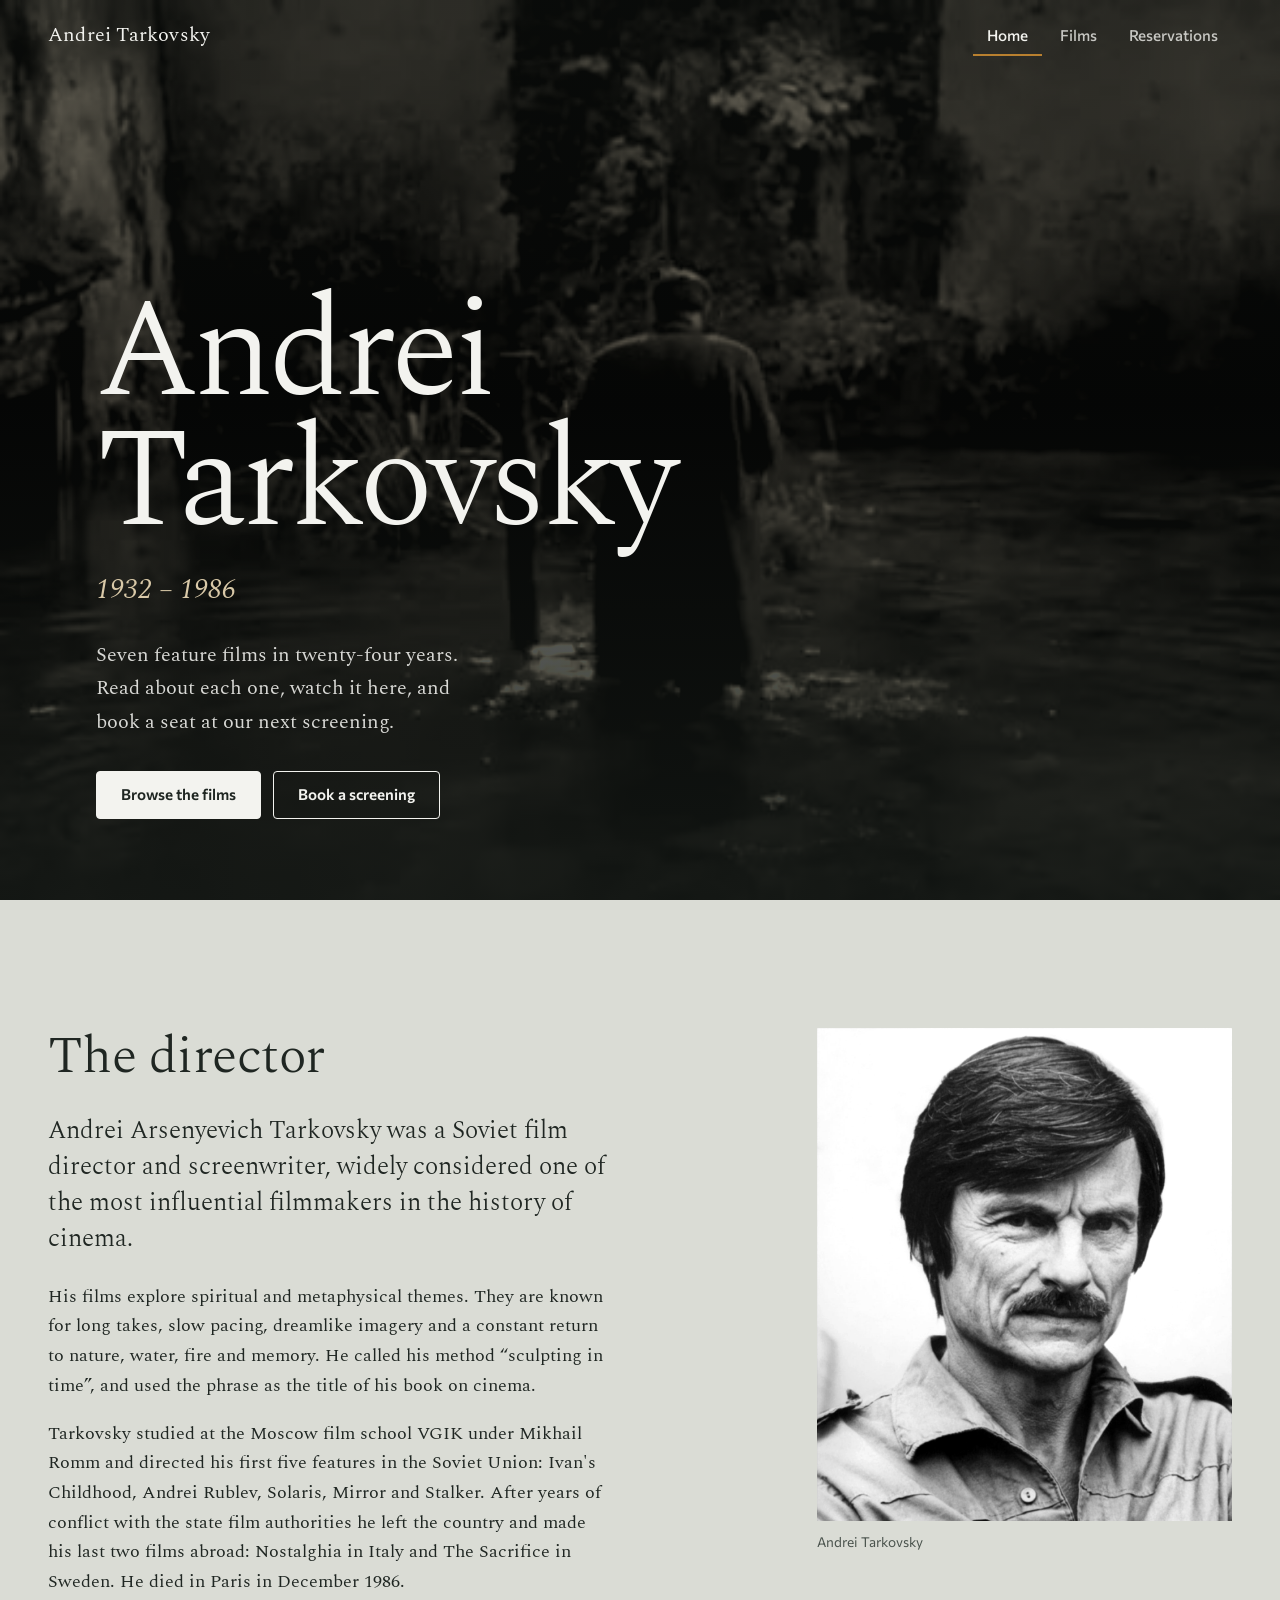
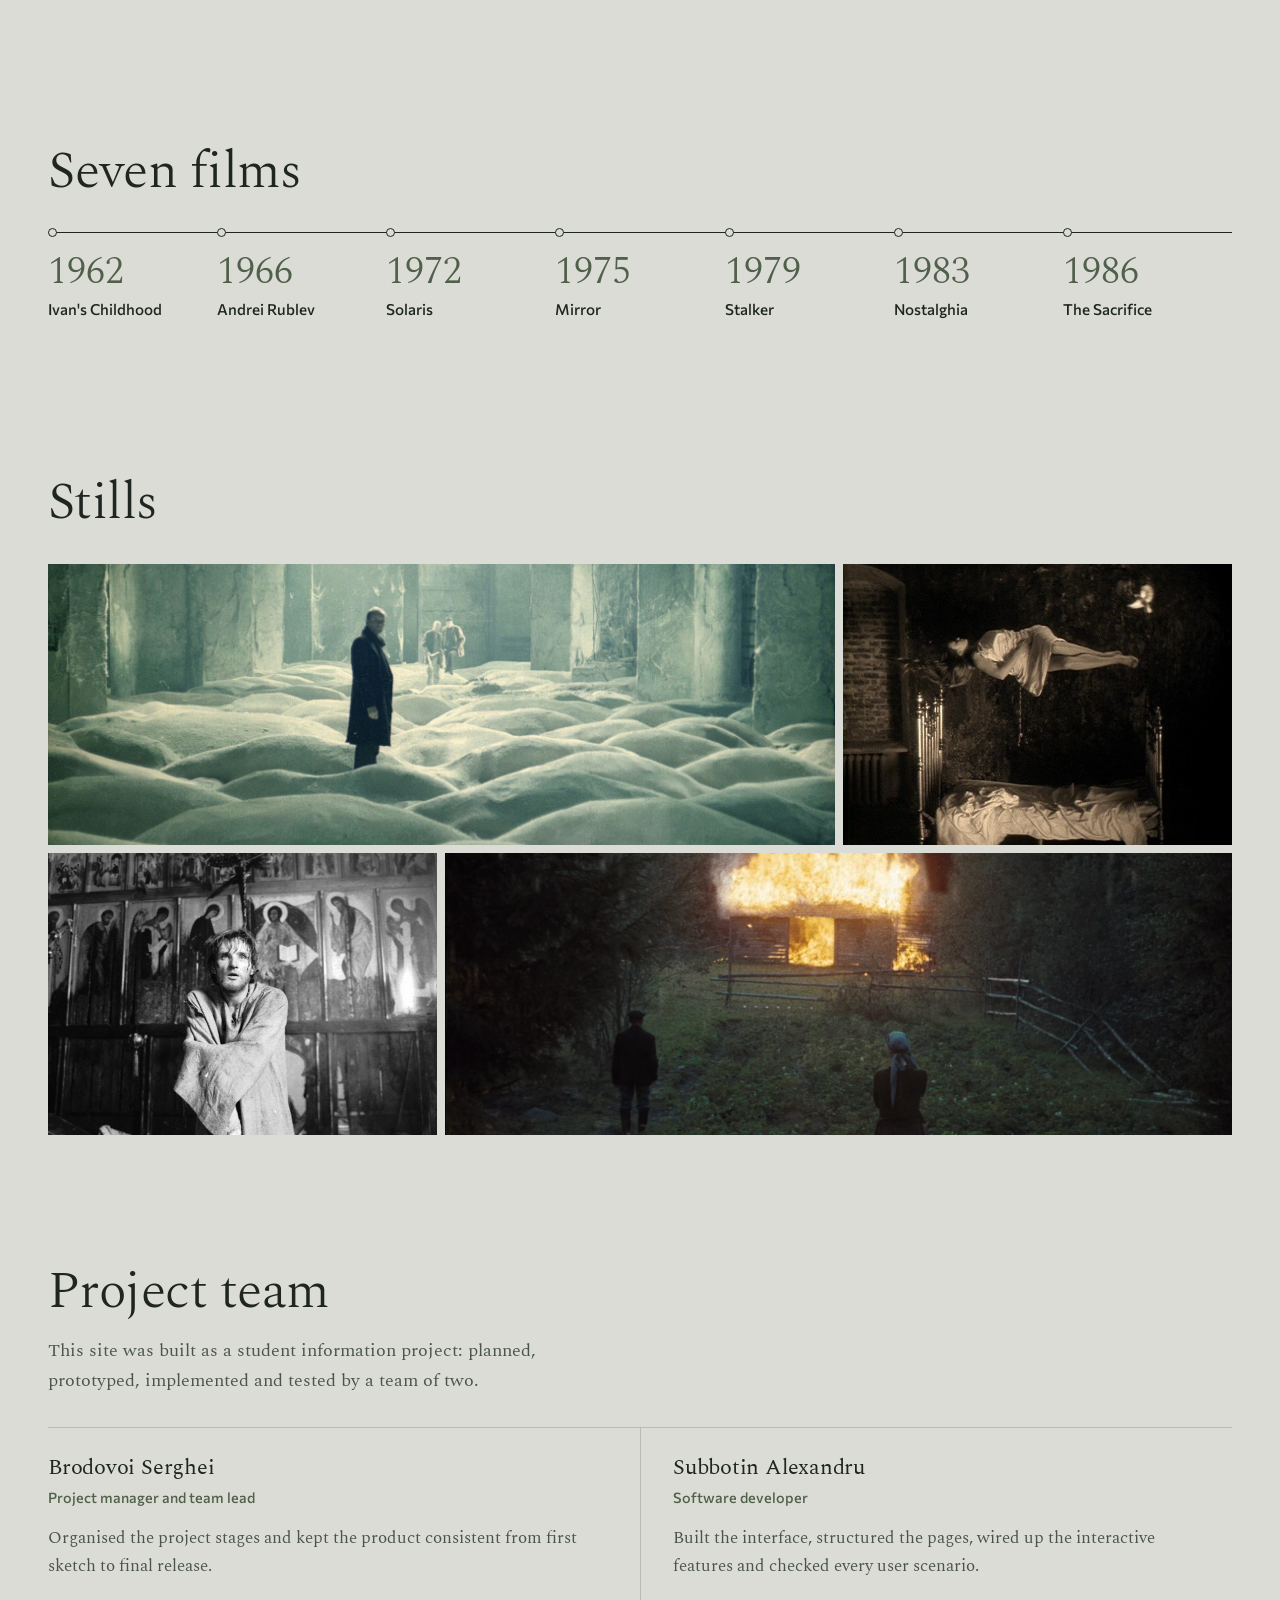
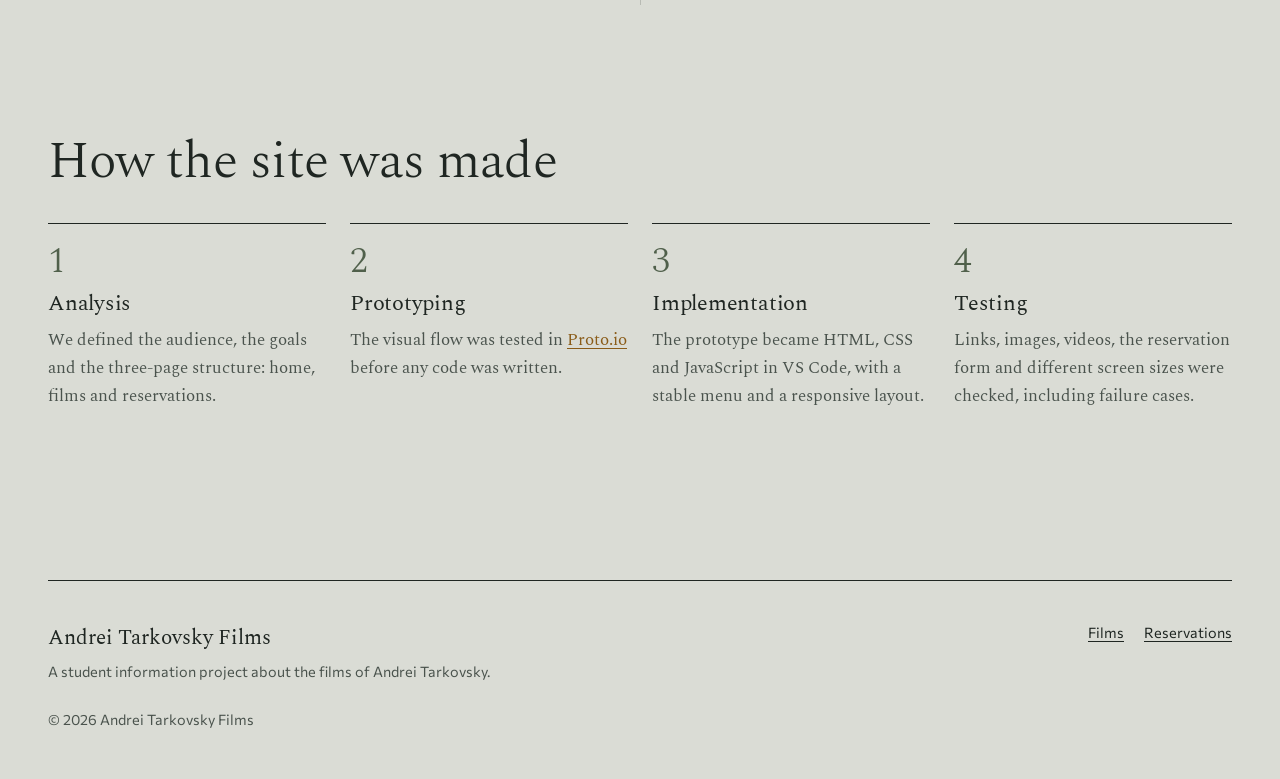
<file: index.html>
<!DOCTYPE html>
<html lang="en">
<head>
  <meta charset="UTF-8">
  <meta name="viewport" content="width=device-width, initial-scale=1.0">
  <meta name="description" content="Andrei Tarkovsky's seven feature films: biography, filmography with full films and trailers, and screening reservations.">
  <meta name="theme-color" content="#dadcd5">
  <link rel="preconnect" href="https://fonts.googleapis.com">
  <link rel="preconnect" href="https://fonts.gstatic.com" crossorigin>
  <link rel="stylesheet" href="https://fonts.googleapis.com/css2?family=Commissioner:wght@400;500;600&family=Spectral:ital,wght@0,300;0,400;0,600;1,300;1,400&display=swap">
  <link rel="stylesheet" href="css/style.css">
  <title>Andrei Tarkovsky Films</title>
</head>
<body class="pagina-acasa">
  <a class="sari-la-continut" href="#continut">Skip to content</a>
  <header class="antet" id="antet">
    <a class="sigla" href="index.html">Andrei Tarkovsky</a>
    <nav class="navigare" id="navigare" aria-label="Main">
      <a href="index.html" aria-current="page">Home</a>
      <a href="pages/films.html">Films</a>
      <a href="pages/reservations.html">Reservations</a>
    </nav>
    <button class="comutator-meniu" id="comutator-meniu" type="button" aria-label="Open menu" aria-controls="navigare" aria-expanded="false"><span></span><span></span></button>
  </header>
  <main id="continut">
    <section class="erou" aria-labelledby="titlu-erou">
      <video class="erou-video" id="erou-video" autoplay muted loop playsinline preload="auto" poster="images/montage-poster.jpg" aria-hidden="true">
        <source src="video/tarkovsky-montage.mp4" type="video/mp4">
      </video>
      <div class="erou-umbra"></div>
      <div class="erou-text">
        <h1 id="titlu-erou">Andrei Tarkovsky</h1>
        <p class="erou-ani">1932 – 1986</p>
        <p class="erou-descriere">Seven feature films in twenty-four years. Read about each one, watch it here, and book a seat at our next screening.</p>
        <div class="erou-actiuni">
          <a class="buton buton-plin" href="pages/films.html">Browse the films</a>
          <a class="buton buton-contur" href="pages/reservations.html">Book a screening</a>
        </div>
      </div>
    </section>
    <section class="sectiune biografie" aria-labelledby="titlu-biografie">
      <div class="biografie-text">
        <h2 id="titlu-biografie">The director</h2>
        <p class="introducere">Andrei Arsenyevich Tarkovsky was a Soviet film director and screenwriter, widely considered one of the most influential filmmakers in the history of cinema.</p>
        <p>His films explore spiritual and metaphysical themes. They are known for long takes, slow pacing, dreamlike imagery and a constant return to nature, water, fire and memory. He called his method “sculpting in time”, and used the phrase as the title of his book on cinema.</p>
        <p>Tarkovsky studied at the Moscow film school VGIK under Mikhail Romm and directed his first five features in the Soviet Union: Ivan's Childhood, Andrei Rublev, Solaris, Mirror and Stalker. After years of conflict with the state film authorities he left the country and made his last two films abroad: Nostalghia in Italy and The Sacrifice in Sweden. He died in Paris in December 1986.</p>
      </div>
      <figure class="biografie-portret">
        <img src="images/tarkovsky-portrait.jpg" alt="Black-and-white portrait of Andrei Tarkovsky" width="1280" height="1519" loading="lazy">
        <figcaption>Andrei Tarkovsky</figcaption>
      </figure>
    </section>
    <section class="sectiune cronologie" aria-labelledby="titlu-cronologie">
      <h2 id="titlu-cronologie">Seven films</h2>
      <ol class="cronologie-lista">
        <li><a href="pages/films.html#ivans-childhood"><span class="cronologie-an">1962</span><span class="cronologie-titlu">Ivan's Childhood</span></a></li>
        <li><a href="pages/films.html#andrei-rublev"><span class="cronologie-an">1966</span><span class="cronologie-titlu">Andrei Rublev</span></a></li>
        <li><a href="pages/films.html#solaris"><span class="cronologie-an">1972</span><span class="cronologie-titlu">Solaris</span></a></li>
        <li><a href="pages/films.html#mirror"><span class="cronologie-an">1975</span><span class="cronologie-titlu">Mirror</span></a></li>
        <li><a href="pages/films.html#stalker"><span class="cronologie-an">1979</span><span class="cronologie-titlu">Stalker</span></a></li>
        <li><a href="pages/films.html#nostalghia"><span class="cronologie-an">1983</span><span class="cronologie-titlu">Nostalghia</span></a></li>
        <li><a href="pages/films.html#the-sacrifice"><span class="cronologie-an">1986</span><span class="cronologie-titlu">The Sacrifice</span></a></li>
      </ol>
    </section>
    <section class="sectiune galerie-sectiune" aria-labelledby="titlu-galerie">
      <h2 id="titlu-galerie">Stills</h2>
      <div class="galerie">
        <a class="galerie-element galerie-lat" href="images/stalker-1.jpg" data-titlu="Stalker, 1979"><img src="images/stalker-1.jpg" alt="The Room's threshold in Stalker, a field of sand dunes inside a ruined hall" loading="lazy"></a>
        <a class="galerie-element" href="images/mirror-1.jpg" data-titlu="Mirror, 1975"><img src="images/mirror-1.jpg" alt="A woman levitating above a bed in Mirror" loading="lazy"></a>
        <a class="galerie-element" href="images/andrei-rublev-1.jpg" data-titlu="Andrei Rublev, 1966"><img src="images/andrei-rublev-1.jpg" alt="Andrei Rublev standing before an iconostasis" loading="lazy"></a>
        <a class="galerie-element galerie-lat" href="images/mirror-2.jpg" data-titlu="Mirror, 1975"><img src="images/mirror-2.jpg" alt="A barn burning at dusk in Mirror" loading="lazy"></a>
      </div>
    </section>
    <section class="sectiune echipa" aria-labelledby="titlu-echipa">
      <h2 id="titlu-echipa">Project team</h2>
      <p class="sectiune-nota">This site was built as a student information project: planned, prototyped, implemented and tested by a team of two.</p>
      <ul class="echipa-lista">
        <li><h3>Brodovoi Serghei</h3><p class="echipa-rol">Project manager and team lead</p><p>Organised the project stages and kept the product consistent from first sketch to final release.</p></li>
        <li><h3>Subbotin Alexandru</h3><p class="echipa-rol">Software developer</p><p>Built the interface, structured the pages, wired up the interactive features and checked every user scenario.</p></li>
      </ul>
    </section>
    <section class="sectiune proces" aria-labelledby="titlu-proces">
      <h2 id="titlu-proces">How the site was made</h2>
      <ol class="proces-lista">
        <li><h3>Analysis</h3><p>We defined the audience, the goals and the three-page structure: home, films and reservations.</p></li>
        <li><h3>Prototyping</h3><p>The visual flow was tested in <a href="https://proto.io" target="_blank" rel="noopener">Proto.io</a> before any code was written.</p></li>
        <li><h3>Implementation</h3><p>The prototype became HTML, CSS and JavaScript in VS Code, with a stable menu and a responsive layout.</p></li>
        <li><h3>Testing</h3><p>Links, images, videos, the reservation form and different screen sizes were checked, including failure cases.</p></li>
      </ol>
    </section>
  </main>
  <footer class="subsol">
    <div>
      <p class="subsol-titlu">Andrei Tarkovsky Films</p>
      <p>A student information project about the films of Andrei Tarkovsky.</p>
    </div>
    <nav aria-label="Footer">
      <a href="pages/films.html">Films</a>
      <a href="pages/reservations.html">Reservations</a>
    </nav>
    <p class="subsol-drepturi">© <span id="anul-curent">2026</span> Andrei Tarkovsky Films</p>
  </footer>
  <button class="sus" id="sus" type="button" aria-label="Back to top">↑</button>
  <div class="notificare" id="notificare" role="status" aria-live="polite"></div>
  <script src="js/main.js"></script>
</body>
</html>
</file>
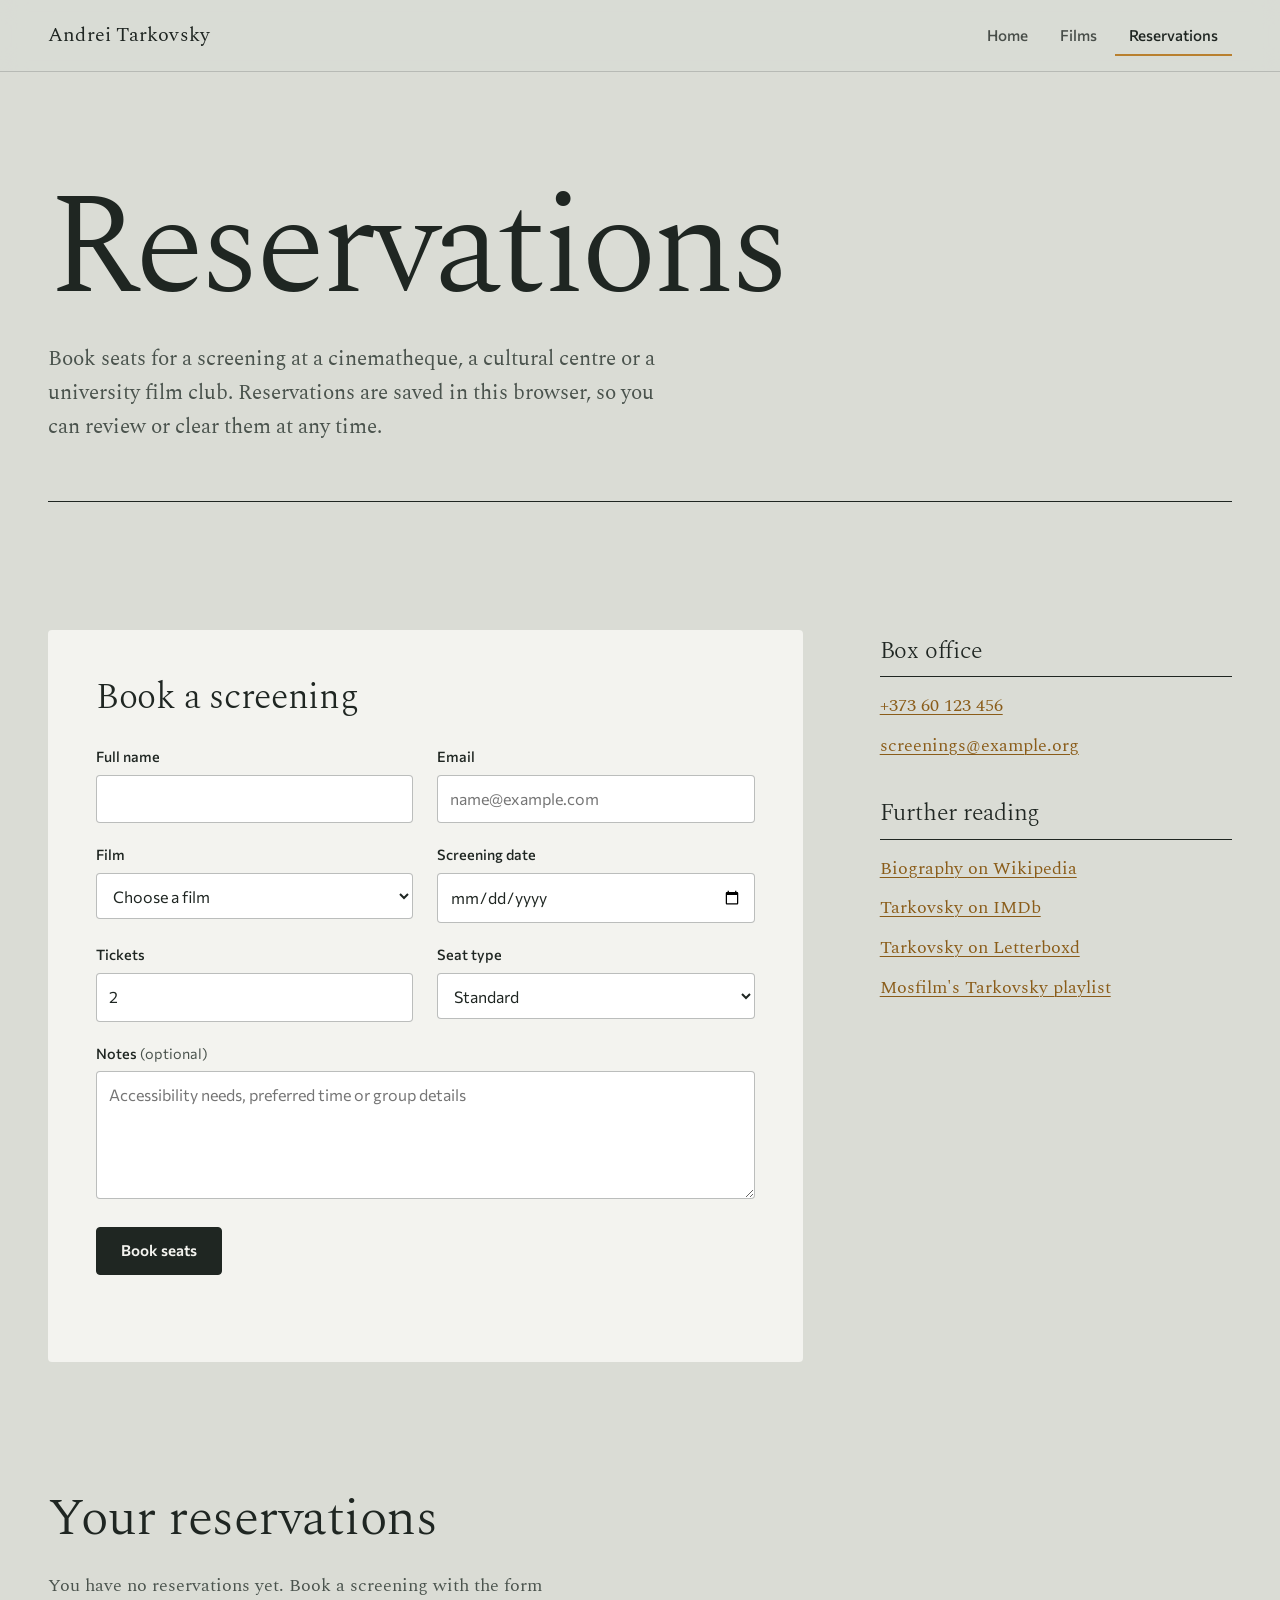
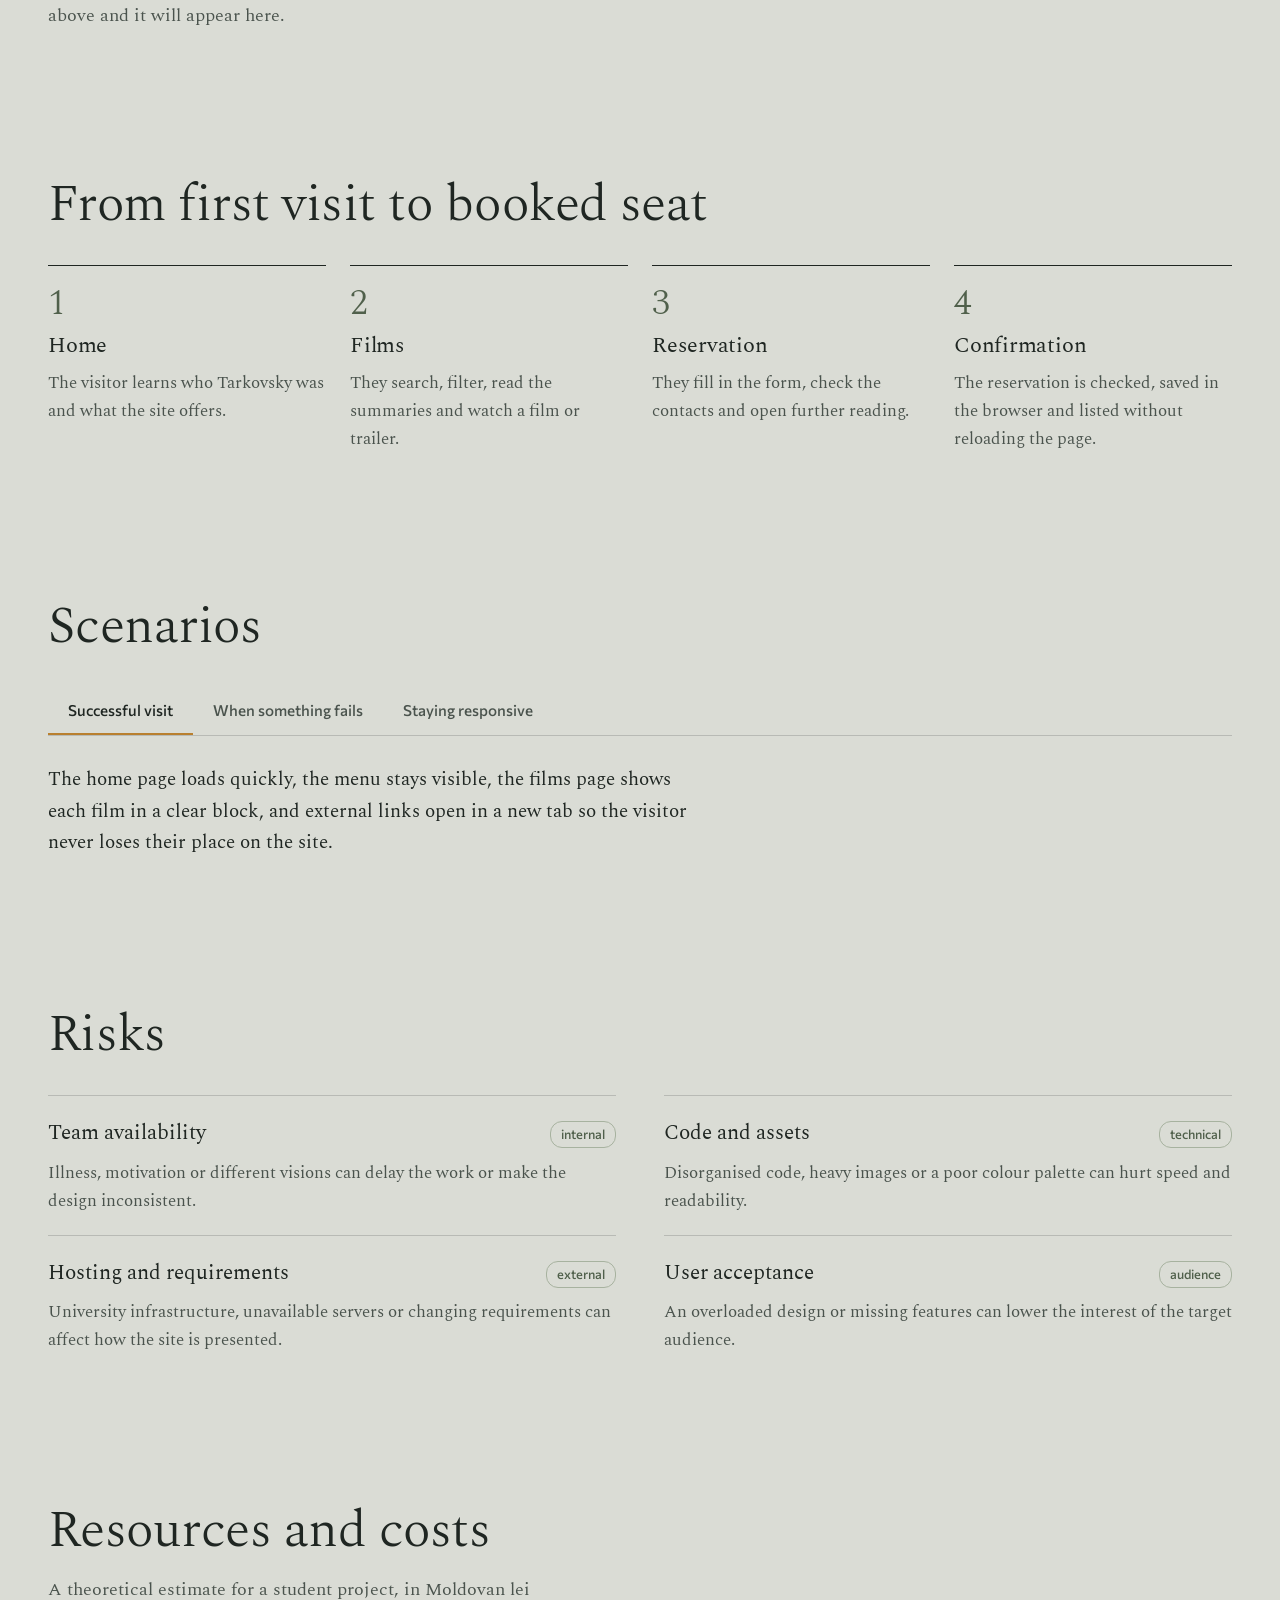
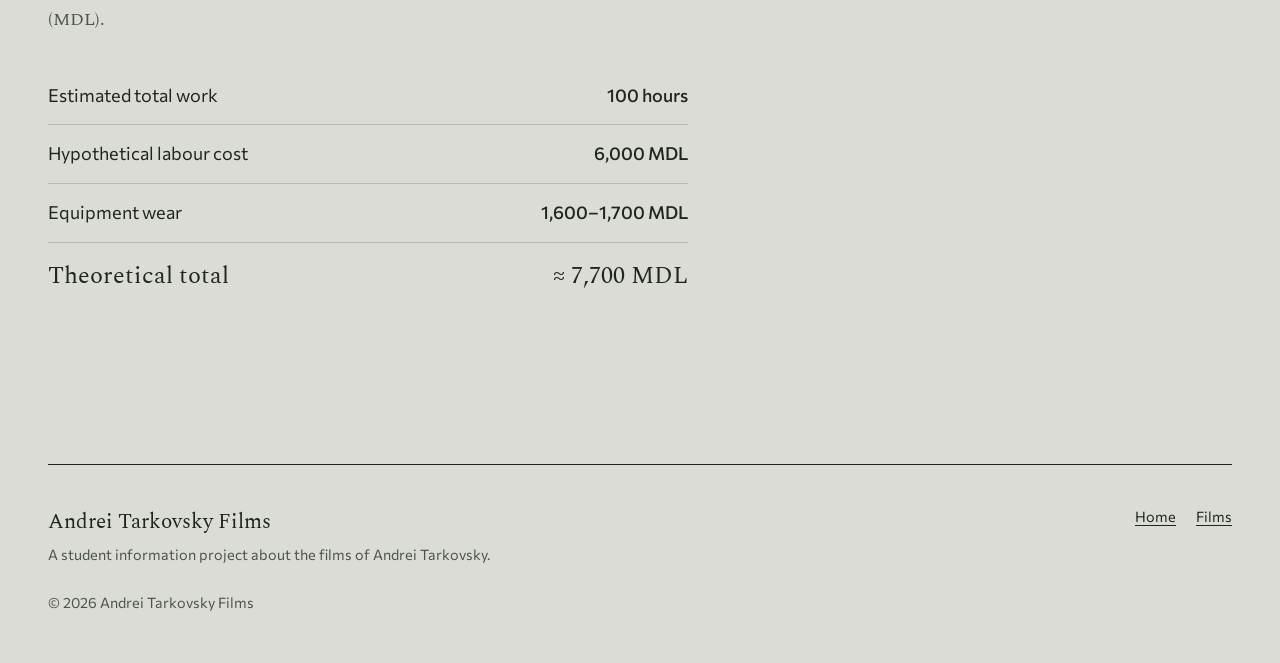
<file: pages/reservations.html>
<!DOCTYPE html>
<html lang="en">
<head>
  <meta charset="UTF-8">
  <meta name="viewport" content="width=device-width, initial-scale=1.0">
  <meta name="description" content="Book a screening of a Tarkovsky film, find contacts and useful links, and read about the project's scenarios, risks and costs.">
  <meta name="theme-color" content="#dadcd5">
  <link rel="preconnect" href="https://fonts.googleapis.com">
  <link rel="preconnect" href="https://fonts.gstatic.com" crossorigin>
  <link rel="stylesheet" href="https://fonts.googleapis.com/css2?family=Commissioner:wght@400;500;600&family=Spectral:ital,wght@0,300;0,400;0,600;1,300;1,400&display=swap">
  <link rel="stylesheet" href="../css/style.css">
  <title>Reservations | Andrei Tarkovsky Films</title>
</head>
<body>
  <a class="sari-la-continut" href="#continut">Skip to content</a>
  <header class="antet" id="antet">
    <a class="sigla" href="../index.html">Andrei Tarkovsky</a>
    <nav class="navigare" id="navigare" aria-label="Main">
      <a href="../index.html">Home</a>
      <a href="films.html">Films</a>
      <a href="reservations.html" aria-current="page">Reservations</a>
    </nav>
    <button class="comutator-meniu" id="comutator-meniu" type="button" aria-label="Open menu" aria-controls="navigare" aria-expanded="false"><span></span><span></span></button>
  </header>
  <main id="continut">
    <section class="antet-pagina">
      <h1>Reservations</h1>
      <p>Book seats for a screening at a cinematheque, a cultural centre or a university film club. Reservations are saved in this browser, so you can review or clear them at any time.</p>
    </section>
    <section class="sectiune rezervare" aria-label="Reservation form and contacts">
      <form class="formular" id="formular-rezervare" novalidate>
        <h2>Book a screening</h2>
        <div class="formular-grila">
          <div class="camp">
            <label for="camp-nume">Full name</label>
            <input id="camp-nume" type="text" name="nume" autocomplete="name" minlength="3" required>
          </div>
          <div class="camp">
            <label for="camp-email">Email</label>
            <input id="camp-email" type="email" name="email" autocomplete="email" placeholder="name@example.com" required>
          </div>
          <div class="camp">
            <label for="camp-film">Film</label>
            <select id="camp-film" name="film" required>
              <option value="">Choose a film</option>
              <option>Ivan's Childhood</option>
              <option>Andrei Rublev</option>
              <option>Solaris</option>
              <option>Mirror</option>
              <option>Stalker</option>
              <option>Nostalghia</option>
              <option>The Sacrifice</option>
            </select>
          </div>
          <div class="camp">
            <label for="camp-data">Screening date</label>
            <input id="camp-data" type="date" name="data" required>
          </div>
          <div class="camp">
            <label for="camp-bilete">Tickets</label>
            <input id="camp-bilete" type="number" name="bilete" min="1" max="10" value="2" inputmode="numeric" required>
          </div>
          <div class="camp">
            <label for="camp-loc">Seat type</label>
            <select id="camp-loc" name="loc" required>
              <option>Standard</option>
              <option>Premium</option>
              <option>Director's row</option>
            </select>
          </div>
          <div class="camp camp-lat">
            <label for="camp-mesaj">Notes <span class="optional">(optional)</span></label>
            <textarea id="camp-mesaj" name="mesaj" rows="4" placeholder="Accessibility needs, preferred time or group details"></textarea>
          </div>
        </div>
        <button class="buton buton-plin" type="submit">Book seats</button>
        <p class="stare-formular" id="stare-formular" aria-live="polite"></p>
      </form>
      <aside class="contacte">
        <div class="contacte-bloc">
          <h2>Box office</h2>
          <ul>
            <li><a href="tel:+37360123456">+373 60 123 456</a></li>
            <li><a href="mailto:screenings@example.org">screenings@example.org</a></li>
          </ul>
        </div>
        <div class="contacte-bloc">
          <h2>Further reading</h2>
          <ul>
            <li><a href="https://en.wikipedia.org/wiki/Andrei_Tarkovsky" target="_blank" rel="noopener">Biography on Wikipedia</a></li>
            <li><a href="https://www.imdb.com/name/nm0001789/" target="_blank" rel="noopener">Tarkovsky on IMDb</a></li>
            <li><a href="https://letterboxd.com/director/andrei-tarkovsky/" target="_blank" rel="noopener">Tarkovsky on Letterboxd</a></li>
            <li><a href="https://www.youtube.com/playlist?list=PL7EqAsBxqGgjarBzACNmCNDdr0y0iFu8U" target="_blank" rel="noopener">Mosfilm's Tarkovsky playlist</a></li>
          </ul>
        </div>
      </aside>
    </section>
    <section class="sectiune rezervari-salvate" aria-labelledby="titlu-salvate">
      <div class="rezervari-antet">
        <h2 id="titlu-salvate">Your reservations</h2>
        <button class="buton buton-contur" id="sterge-rezervari" type="button">Clear all reservations</button>
      </div>
      <div class="lista-rezervari" id="lista-rezervari"></div>
    </section>
    <section class="sectiune parcurs" aria-labelledby="titlu-parcurs">
      <h2 id="titlu-parcurs">From first visit to booked seat</h2>
      <ol class="parcurs-lista">
        <li><h3>Home</h3><p>The visitor learns who Tarkovsky was and what the site offers.</p></li>
        <li><h3>Films</h3><p>They search, filter, read the summaries and watch a film or trailer.</p></li>
        <li><h3>Reservation</h3><p>They fill in the form, check the contacts and open further reading.</p></li>
        <li><h3>Confirmation</h3><p>The reservation is checked, saved in the browser and listed without reloading the page.</p></li>
      </ol>
    </section>
    <section class="sectiune scenarii" aria-labelledby="titlu-scenarii">
      <h2 id="titlu-scenarii">Scenarios</h2>
      <div class="file" role="tablist" aria-label="Scenarios">
        <button class="fila" id="fila-reusit" type="button" role="tab" aria-selected="true" aria-controls="panou-reusit">Successful visit</button>
        <button class="fila" id="fila-alternativ" type="button" role="tab" aria-selected="false" aria-controls="panou-alternativ" tabindex="-1">When something fails</button>
        <button class="fila" id="fila-blocare" type="button" role="tab" aria-selected="false" aria-controls="panou-blocare" tabindex="-1">Staying responsive</button>
      </div>
      <div class="panou" id="panou-reusit" role="tabpanel" aria-labelledby="fila-reusit" tabindex="0">
        <p>The home page loads quickly, the menu stays visible, the films page shows each film in a clear block, and external links open in a new tab so the visitor never loses their place on the site.</p>
      </div>
      <div class="panou" id="panou-alternativ" role="tabpanel" aria-labelledby="fila-alternativ" tabindex="0" hidden>
        <p>If an external link or a video is unavailable, the rest of the site keeps working. A missing image is replaced with a neutral placeholder, and every embedded video has an “Open on YouTube” link as a fallback.</p>
      </div>
      <div class="panou" id="panou-blocare" role="tabpanel" aria-labelledby="fila-blocare" tabindex="0" hidden>
        <p>The site uses no heavy libraries, loads images lazily, loads a YouTube player only after the visitor presses play, and explains every form error next to the form instead of reloading the page.</p>
      </div>
    </section>
    <section class="sectiune riscuri" aria-labelledby="titlu-riscuri">
      <h2 id="titlu-riscuri">Risks</h2>
      <dl class="riscuri-lista">
        <div><dt>Team availability <span>internal</span></dt><dd>Illness, motivation or different visions can delay the work or make the design inconsistent.</dd></div>
        <div><dt>Code and assets <span>technical</span></dt><dd>Disorganised code, heavy images or a poor colour palette can hurt speed and readability.</dd></div>
        <div><dt>Hosting and requirements <span>external</span></dt><dd>University infrastructure, unavailable servers or changing requirements can affect how the site is presented.</dd></div>
        <div><dt>User acceptance <span>audience</span></dt><dd>An overloaded design or missing features can lower the interest of the target audience.</dd></div>
      </dl>
    </section>
    <section class="sectiune costuri" aria-labelledby="titlu-costuri">
      <h2 id="titlu-costuri">Resources and costs</h2>
      <p class="sectiune-nota">A theoretical estimate for a student project, in Moldovan lei (MDL).</p>
      <table class="tabel-costuri">
        <tbody>
          <tr><th scope="row">Estimated total work</th><td>100 hours</td></tr>
          <tr><th scope="row">Hypothetical labour cost</th><td>6,000 MDL</td></tr>
          <tr><th scope="row">Equipment wear</th><td>1,600–1,700 MDL</td></tr>
        </tbody>
        <tfoot>
          <tr><th scope="row">Theoretical total</th><td>≈ 7,700 MDL</td></tr>
        </tfoot>
      </table>
    </section>
  </main>
  <footer class="subsol">
    <div>
      <p class="subsol-titlu">Andrei Tarkovsky Films</p>
      <p>A student information project about the films of Andrei Tarkovsky.</p>
    </div>
    <nav aria-label="Footer">
      <a href="../index.html">Home</a>
      <a href="films.html">Films</a>
    </nav>
    <p class="subsol-drepturi">© <span id="anul-curent">2026</span> Andrei Tarkovsky Films</p>
  </footer>
  <button class="sus" id="sus" type="button" aria-label="Back to top">↑</button>
  <div class="notificare" id="notificare" role="status" aria-live="polite"></div>
  <script src="../js/main.js"></script>
</body>
</html>
</file>
<file: css/style.css>
:root {
  --ceata: #dadcd5;
  --ceata-deschisa: #e9eae5;
  --hartie: #f3f3ef;
  --cerneala: #1f2622;
  --cerneala-slaba: #4a534d;
  --muschi: #50604b;
  --muschi-deschis: #a7b29f;
  --lumanare: #b9802f;
  --lumanare-inchisa: #8a5c19;
  --rugina: #7e3a24;
  --sala: #232822;
  --sala-text: #e6e4dc;
  --linie: rgba(31, 38, 34, 0.18);
  --serif: "Spectral", Georgia, "Times New Roman", serif;
  --sans: "Commissioner", "Segoe UI", system-ui, sans-serif;
  --latime: min(1200px, calc(100% - 2 * var(--margine)));
  --margine: clamp(16px, 4vw, 48px);
  --antet: 72px;
}
*, *::before, *::after {
  box-sizing: border-box;
}
[hidden] {
  display: none !important;
}
html {
  scroll-behavior: smooth;
  scroll-padding-top: calc(var(--antet) + 16px);
  -webkit-text-size-adjust: 100%;
}
body {
  margin: 0;
  min-height: 100vh;
  background: var(--ceata);
  color: var(--cerneala);
  font-family: var(--serif);
  font-size: 1.125rem;
  line-height: 1.65;
  overflow-x: hidden;
}
body.meniu-deschis, body.fara-derulare {
  overflow: hidden;
}
img, video, iframe {
  display: block;
  max-width: 100%;
}
a {
  color: var(--lumanare-inchisa);
  text-decoration-thickness: 1px;
  text-underline-offset: 0.18em;
}
a:hover {
  color: var(--rugina);
}
button, input, select, textarea {
  font: inherit;
  color: inherit;
}
:focus-visible {
  outline: 2px solid var(--lumanare);
  outline-offset: 3px;
}
h1, h2, h3 {
  margin: 0;
  font-family: var(--serif);
  font-weight: 300;
  line-height: 1.1;
  letter-spacing: -0.01em;
}
h2 {
  font-size: clamp(2rem, 4.5vw, 3.25rem);
}
h3 {
  font-size: 1.375rem;
  font-weight: 400;
}
p {
  margin: 0 0 1em;
}
.sari-la-continut {
  position: absolute;
  left: 16px;
  top: -60px;
  z-index: 3000;
  padding: 10px 16px;
  background: var(--cerneala);
  color: var(--hartie);
  font-family: var(--sans);
  font-size: 0.9rem;
  text-decoration: none;
  border-radius: 4px;
}
.sari-la-continut:focus {
  top: 12px;
  color: var(--hartie);
}
.antet {
  position: fixed;
  inset: 0 0 auto;
  z-index: 1000;
  height: var(--antet);
  display: flex;
  align-items: center;
  justify-content: space-between;
  gap: 24px;
  padding: 0 var(--margine);
  background: rgba(218, 220, 213, 0.92);
  backdrop-filter: blur(12px);
  border-bottom: 1px solid var(--linie);
  font-family: var(--sans);
  transition: background-color 0.3s ease, color 0.3s ease, border-color 0.3s ease;
}
.pagina-acasa .antet:not(.derulat) {
  background: transparent;
  backdrop-filter: none;
  border-color: transparent;
  color: var(--hartie);
}
.sigla {
  color: inherit;
  text-decoration: none;
  font-family: var(--serif);
  font-size: 1.25rem;
  font-weight: 400;
  letter-spacing: 0.01em;
}
.sigla:hover {
  color: inherit;
}
.navigare {
  display: flex;
  gap: 4px;
}
.navigare a {
  padding: 8px 14px;
  color: inherit;
  text-decoration: none;
  font-size: 0.95rem;
  font-weight: 500;
  border-radius: 4px;
  opacity: 0.78;
}
.navigare a:hover {
  opacity: 1;
  color: inherit;
}
.navigare a[aria-current="page"] {
  opacity: 1;
  box-shadow: inset 0 -2px 0 var(--lumanare);
  border-radius: 0;
}
.comutator-meniu {
  display: none;
  width: 44px;
  height: 44px;
  padding: 0;
  border: 0;
  background: none;
  cursor: pointer;
  position: relative;
}
.comutator-meniu span {
  position: absolute;
  left: 11px;
  width: 22px;
  height: 1.5px;
  background: currentColor;
  transition: transform 0.25s ease, top 0.25s ease;
}
.comutator-meniu span:first-child {
  top: 17px;
}
.comutator-meniu span:last-child {
  top: 25px;
}
.comutator-meniu[aria-expanded="true"] span:first-child {
  top: 21px;
  transform: rotate(45deg);
}
.comutator-meniu[aria-expanded="true"] span:last-child {
  top: 21px;
  transform: rotate(-45deg);
}
.buton {
  display: inline-flex;
  align-items: center;
  justify-content: center;
  min-height: 48px;
  padding: 0 24px;
  border: 1px solid currentColor;
  border-radius: 4px;
  background: none;
  font-family: var(--sans);
  font-size: 0.95rem;
  font-weight: 600;
  text-decoration: none;
  cursor: pointer;
  transition: background-color 0.2s ease, color 0.2s ease, border-color 0.2s ease;
}
.buton-plin {
  background: var(--cerneala);
  border-color: var(--cerneala);
  color: var(--hartie);
}
.buton-plin:hover {
  background: var(--lumanare-inchisa);
  border-color: var(--lumanare-inchisa);
  color: var(--hartie);
}
.buton-contur {
  color: var(--cerneala);
}
.buton-contur:hover {
  background: var(--cerneala);
  color: var(--hartie);
}
.erou {
  position: relative;
  min-height: 100svh;
  display: flex;
  align-items: flex-end;
  padding: calc(var(--antet) + 48px) var(--margine) clamp(48px, 9vh, 96px);
  background: var(--sala);
  color: var(--hartie);
  overflow: hidden;
  isolation: isolate;
}
.erou-video {
  position: absolute;
  inset: 0;
  z-index: -2;
  width: 100%;
  height: 100%;
  object-fit: cover;
  filter: sepia(0.95) saturate(0.55) contrast(1.08) brightness(0.62);
  transition: filter 4s ease-in-out;
}
.erou-colorat .erou-video {
  filter: sepia(0) saturate(1) contrast(1) brightness(0.62);
}
.erou-umbra {
  position: absolute;
  inset: 0;
  z-index: -1;
  background: linear-gradient(to top, rgba(20, 24, 21, 0.85) 0%, rgba(20, 24, 21, 0.25) 55%, rgba(20, 24, 21, 0.45) 100%);
}
.erou-text {
  width: var(--latime);
  margin: 0 auto;
}
.erou h1 {
  font-size: clamp(3.25rem, 11vw, 10rem);
  font-weight: 300;
  line-height: 0.92;
  letter-spacing: -0.035em;
  max-width: 9ch;
}
.erou-ani {
  margin: 20px 0 0;
  font-style: italic;
  font-size: clamp(1.25rem, 2.4vw, 1.75rem);
  color: #d9c9a8;
}
.erou-descriere {
  max-width: 38ch;
  margin: 24px 0 32px;
  font-size: clamp(1.125rem, 1.6vw, 1.3rem);
  color: rgba(243, 243, 239, 0.88);
}
.erou-actiuni {
  display: flex;
  flex-wrap: wrap;
  gap: 12px;
}
.erou .buton-plin {
  background: var(--hartie);
  border-color: var(--hartie);
  color: var(--cerneala);
}
.erou .buton-plin:hover {
  background: var(--lumanare);
  border-color: var(--lumanare);
  color: var(--cerneala);
}
.erou .buton-contur {
  color: var(--hartie);
}
.erou .buton-contur:hover {
  background: var(--hartie);
  color: var(--cerneala);
}
.sectiune {
  width: var(--latime);
  margin: 0 auto;
  padding: clamp(64px, 10vw, 128px) 0 0;
}
.sectiune > h2 {
  margin-bottom: 32px;
}
.sectiune-nota {
  max-width: 60ch;
  margin-top: -16px;
  margin-bottom: 32px;
  color: var(--cerneala-slaba);
}
.biografie {
  display: grid;
  grid-template-columns: minmax(0, 1.25fr) minmax(0, 0.75fr);
  gap: clamp(32px, 6vw, 96px);
  align-items: start;
}
.biografie-text {
  max-width: 62ch;
}
.biografie-text h2 {
  margin-bottom: 28px;
}
.introducere {
  font-size: clamp(1.3rem, 2vw, 1.55rem);
  line-height: 1.45;
  font-weight: 300;
}
.biografie-portret {
  margin: 0;
  position: sticky;
  top: calc(var(--antet) + 24px);
}
.biografie-portret img {
  width: 100%;
  height: auto;
  filter: grayscale(1) contrast(1.05);
}
figcaption {
  margin-top: 10px;
  font-family: var(--sans);
  font-size: 0.85rem;
  color: var(--cerneala-slaba);
}
.cronologie-lista {
  list-style: none;
  margin: 0;
  padding: 0;
  display: grid;
  grid-template-columns: repeat(7, minmax(0, 1fr));
  border-top: 1px solid var(--cerneala);
}
.cronologie-lista a {
  display: flex;
  flex-direction: column;
  gap: 6px;
  height: 100%;
  padding: 20px 16px 24px 0;
  color: var(--cerneala);
  text-decoration: none;
  position: relative;
}
.cronologie-lista a::before {
  content: "";
  position: absolute;
  top: -5px;
  left: 0;
  width: 9px;
  height: 9px;
  border-radius: 50%;
  background: var(--ceata);
  border: 1px solid var(--cerneala);
  transition: background-color 0.2s ease;
}
.cronologie-lista a:hover::before, .cronologie-lista a:focus-visible::before {
  background: var(--lumanare);
  border-color: var(--lumanare);
}
.cronologie-an {
  font-family: var(--serif);
  font-size: clamp(1.75rem, 3vw, 2.5rem);
  font-weight: 300;
  line-height: 1;
  color: var(--muschi);
  font-variant-numeric: lining-nums;
}
.cronologie-titlu {
  font-family: var(--sans);
  font-size: 0.95rem;
  font-weight: 500;
}
.cronologie-lista a:hover .cronologie-titlu {
  text-decoration: underline;
  text-underline-offset: 0.2em;
}
.galerie {
  display: grid;
  grid-template-columns: repeat(3, minmax(0, 1fr));
  grid-auto-rows: clamp(180px, 22vw, 300px);
  gap: 8px;
}
.galerie-element {
  position: relative;
  display: block;
  overflow: hidden;
  background: var(--sala);
}
.galerie-lat {
  grid-column: span 2;
}
.galerie-element img {
  width: 100%;
  height: 100%;
  object-fit: cover;
  transition: transform 0.6s ease, opacity 0.3s ease;
}
.galerie-element:hover img {
  transform: scale(1.03);
  opacity: 0.92;
}
.lumina {
  width: min(1200px, calc(100% - 32px));
  max-height: calc(100vh - 32px);
  padding: 0;
  border: 0;
  background: transparent;
  color: var(--hartie);
  overflow: visible;
}
.lumina::backdrop {
  background: rgba(20, 24, 21, 0.92);
}
.lumina img {
  width: 100%;
  max-height: calc(100vh - 120px);
  object-fit: contain;
  margin: 0 auto;
}
.lumina-legenda {
  margin: 12px 0 0;
  font-family: var(--sans);
  font-size: 0.9rem;
  text-align: center;
  color: var(--sala-text);
}
.lumina-inchide {
  position: absolute;
  top: -48px;
  right: 0;
  width: 44px;
  height: 44px;
  border: 1px solid rgba(243, 243, 239, 0.4);
  border-radius: 50%;
  background: none;
  color: var(--hartie);
  font-size: 1.5rem;
  line-height: 1;
  cursor: pointer;
}
.echipa-lista, .proces-lista, .parcurs-lista {
  list-style: none;
  margin: 0;
  padding: 0;
  display: grid;
  grid-template-columns: repeat(3, minmax(0, 1fr));
  gap: 0;
  border-top: 1px solid var(--linie);
}
.echipa-lista {
  grid-template-columns: repeat(2, minmax(0, 1fr));
}
.echipa-lista li {
  padding: 28px 32px 8px 0;
}
.echipa-lista li + li {
  padding-left: 32px;
  border-left: 1px solid var(--linie);
}
.echipa-rol {
  margin: 6px 0 14px;
  font-family: var(--sans);
  font-size: 0.9rem;
  font-weight: 500;
  color: var(--muschi);
}
.echipa-lista p:last-child, .proces-lista p, .parcurs-lista p {
  font-size: 1.0625rem;
  color: var(--cerneala-slaba);
}
.proces-lista, .parcurs-lista {
  grid-template-columns: repeat(4, minmax(0, 1fr));
  counter-reset: pas;
  border-top: 0;
  gap: 24px;
}
.proces-lista li, .parcurs-lista li {
  counter-increment: pas;
  padding-top: 20px;
  border-top: 1px solid var(--cerneala);
}
.proces-lista li::before, .parcurs-lista li::before {
  content: counter(pas);
  display: block;
  margin-bottom: 12px;
  font-size: 2.25rem;
  font-weight: 300;
  line-height: 1;
  color: var(--muschi);
}
.proces-lista h3, .parcurs-lista h3 {
  margin-bottom: 10px;
}
.antet-pagina {
  width: var(--latime);
  margin: 0 auto;
  padding: calc(var(--antet) + clamp(48px, 9vw, 112px)) 0 clamp(32px, 5vw, 56px);
  border-bottom: 1px solid var(--cerneala);
}
.antet-pagina h1 {
  font-size: clamp(3.5rem, 12vw, 9rem);
  line-height: 0.9;
  letter-spacing: -0.035em;
  margin-bottom: 28px;
}
.antet-pagina p {
  max-width: 58ch;
  margin: 0;
  font-size: clamp(1.15rem, 1.7vw, 1.3rem);
  color: var(--cerneala-slaba);
}
.unelte-arhiva {
  position: sticky;
  top: var(--antet);
  z-index: 50;
  width: 100%;
  padding: 16px var(--margine);
  display: flex;
  flex-wrap: wrap;
  align-items: center;
  gap: 12px 24px;
  background: rgba(218, 220, 213, 0.95);
  backdrop-filter: blur(10px);
  border-bottom: 1px solid var(--linie);
  font-family: var(--sans);
}
.cautare {
  display: flex;
  align-items: center;
  gap: 10px;
}
.cautare label {
  font-size: 0.9rem;
  font-weight: 500;
}
.cautare input {
  width: min(260px, 60vw);
  min-height: 40px;
  padding: 0 12px;
  border: 1px solid var(--linie);
  border-radius: 4px;
  background: var(--hartie);
}
.filtre {
  display: flex;
  flex-wrap: wrap;
  gap: 6px;
  min-width: 0;
}
.filtru {
  min-height: 36px;
  padding: 0 14px;
  border: 1px solid var(--linie);
  border-radius: 18px;
  background: none;
  font-size: 0.875rem;
  font-weight: 500;
  cursor: pointer;
}
.filtru:hover {
  border-color: var(--cerneala);
}
.filtru[aria-pressed="true"] {
  background: var(--cerneala);
  border-color: var(--cerneala);
  color: var(--hartie);
}
.numar-filme {
  margin: 0 0 0 auto;
  font-size: 0.875rem;
  color: var(--cerneala-slaba);
}
.lista-filme {
  width: var(--latime);
  margin: 0 auto;
}
.film {
  display: grid;
  grid-template-columns: 7.5rem minmax(0, 0.9fr) minmax(0, 1.1fr);
  gap: clamp(20px, 3.5vw, 48px);
  padding: clamp(40px, 6vw, 72px) 0;
  border-bottom: 1px solid var(--linie);
  scroll-margin-top: calc(var(--antet) + 90px);
}
.film-an {
  margin: 0;
  font-size: clamp(2.5rem, 4.5vw, 3.75rem);
  font-weight: 300;
  line-height: 0.95;
  color: var(--muschi);
  font-variant-numeric: lining-nums;
}
.film-text h2 {
  font-size: clamp(2rem, 3.6vw, 2.9rem);
}
.film-original {
  margin: 6px 0 20px;
  font-style: italic;
  color: var(--cerneala-slaba);
}
.film-text > p:not(.film-original) {
  max-width: 52ch;
}
.film-date {
  display: grid;
  grid-template-columns: repeat(2, minmax(0, 1fr));
  gap: 12px 24px;
  margin: 24px 0 0;
  padding-top: 16px;
  border-top: 1px solid var(--linie);
  font-family: var(--sans);
  font-size: 0.9rem;
}
.film-date dt {
  color: var(--cerneala-slaba);
  font-size: 0.8rem;
}
.film-date dd {
  margin: 2px 0 0;
  font-weight: 500;
}
.comutator-video {
  display: inline-flex;
  margin-bottom: 10px;
  border: 1px solid var(--linie);
  border-radius: 4px;
  overflow: hidden;
  font-family: var(--sans);
}
.comutator-video button {
  min-height: 36px;
  padding: 0 14px;
  border: 0;
  background: none;
  font-size: 0.85rem;
  font-weight: 500;
  cursor: pointer;
}
.comutator-video button + button {
  border-left: 1px solid var(--linie);
}
.comutator-video button[aria-pressed="true"] {
  background: var(--cerneala);
  color: var(--hartie);
}
.ecran {
  position: relative;
  aspect-ratio: 16 / 9;
  background: var(--sala);
  overflow: hidden;
  border-radius: 2px;
  box-shadow: 0 24px 48px -28px rgba(20, 24, 21, 0.6);
}
.ecran-coperta, .ecran iframe, .ecran video {
  position: absolute;
  inset: 0;
  width: 100%;
  height: 100%;
  border: 0;
}
.ecran-coperta {
  object-fit: cover;
  transition: transform 0.6s ease, filter 0.4s ease;
  filter: brightness(0.82);
}
.ecran video {
  object-fit: contain;
  background: #000;
}
.ecran-pornire {
  position: absolute;
  inset: 0;
  display: flex;
  align-items: flex-end;
  gap: 14px;
  padding: 20px;
  border: 0;
  background: linear-gradient(to top, rgba(20, 24, 21, 0.75), transparent 55%);
  color: var(--hartie);
  font-family: var(--sans);
  font-size: 0.95rem;
  font-weight: 600;
  cursor: pointer;
  text-align: left;
}
.ecran-iconita {
  width: 48px;
  height: 48px;
  flex-shrink: 0;
  display: grid;
  place-items: center;
  border-radius: 50%;
  background: var(--hartie);
  transition: background-color 0.2s ease, transform 0.2s ease;
}
.ecran-iconita::after {
  content: "";
  margin-left: 4px;
  border-style: solid;
  border-width: 9px 0 9px 15px;
  border-color: transparent transparent transparent var(--cerneala);
}
.ecran-pornire:hover .ecran-iconita, .ecran-pornire:focus-visible .ecran-iconita {
  background: var(--lumanare);
  transform: scale(1.06);
}
.ecran:hover .ecran-coperta {
  transform: scale(1.02);
  filter: brightness(0.92);
}
.ecran-pornire:focus-visible {
  outline-offset: -4px;
}
.ecran.imagine-lipsa::before, .galerie-element.imagine-lipsa::before, .biografie-portret.imagine-lipsa::before {
  content: "Image unavailable";
  position: absolute;
  inset: 0;
  display: grid;
  place-items: center;
  color: var(--muschi-deschis);
  font-family: var(--sans);
  font-size: 0.9rem;
  background: repeating-linear-gradient(135deg, #2a302a 0 14px, #262b25 14px 28px);
}
.ecran.imagine-lipsa::before {
  content: attr(data-titlu);
  font-family: var(--serif);
  font-size: clamp(1.5rem, 3vw, 2.25rem);
  font-weight: 300;
  color: var(--sala-text);
}
.biografie-portret.imagine-lipsa {
  position: relative;
  aspect-ratio: 4 / 5;
}
.ecran-sursa {
  margin: 10px 0 0;
  font-family: var(--sans);
  font-size: 0.85rem;
  color: var(--cerneala-slaba);
}
.niciun-rezultat {
  width: var(--latime);
  margin: 0 auto;
  padding: 72px 0;
  border-bottom: 1px solid var(--linie);
}
.niciun-rezultat h2 {
  font-size: 2rem;
  margin-bottom: 12px;
}
.rezervare {
  display: grid;
  grid-template-columns: minmax(0, 1.5fr) minmax(0, 0.7fr);
  gap: clamp(32px, 6vw, 80px);
  align-items: start;
}
.formular {
  padding: clamp(24px, 4vw, 48px);
  background: var(--hartie);
  border-radius: 4px;
}
.formular h2 {
  font-size: clamp(1.75rem, 3vw, 2.25rem);
  margin-bottom: 28px;
}
.formular-grila {
  display: grid;
  grid-template-columns: repeat(2, minmax(0, 1fr));
  gap: 20px 24px;
  margin-bottom: 28px;
}
.camp {
  display: flex;
  flex-direction: column;
  gap: 6px;
  font-family: var(--sans);
}
.camp-lat {
  grid-column: 1 / -1;
}
.camp label {
  font-size: 0.9rem;
  font-weight: 500;
}
.optional {
  font-weight: 400;
  color: var(--cerneala-slaba);
}
.camp input, .camp select, .camp textarea {
  width: 100%;
  min-height: 46px;
  padding: 10px 12px;
  border: 1px solid rgba(31, 38, 34, 0.3);
  border-radius: 4px;
  background: #fff;
  font-size: 1rem;
}
.camp textarea {
  resize: vertical;
  min-height: 110px;
}
.camp input:focus-visible, .camp select:focus-visible, .camp textarea:focus-visible {
  outline-offset: 0;
  border-color: var(--lumanare);
}
.camp [aria-invalid="true"] {
  border-color: var(--rugina);
  box-shadow: inset 3px 0 0 var(--rugina);
}
.eroare-camp {
  margin: 0;
  font-size: 0.85rem;
  color: var(--rugina);
}
.stare-formular {
  margin: 16px 0 0;
  min-height: 1.5em;
  font-family: var(--sans);
  font-size: 0.95rem;
}
.stare-formular.eroare {
  color: var(--rugina);
}
.stare-formular.succes {
  color: var(--muschi);
  font-weight: 500;
}
.contacte {
  display: grid;
  gap: 40px;
  padding-top: 8px;
}
.contacte-bloc h2 {
  font-size: 1.5rem;
  margin-bottom: 14px;
  padding-bottom: 12px;
  border-bottom: 1px solid var(--cerneala);
}
.contacte-bloc ul {
  list-style: none;
  margin: 0;
  padding: 0;
  display: grid;
  gap: 10px;
}
.rezervari-antet {
  display: flex;
  flex-wrap: wrap;
  align-items: center;
  justify-content: space-between;
  gap: 16px;
  margin-bottom: 24px;
}
.lista-rezervari {
  display: grid;
  grid-template-columns: repeat(auto-fill, minmax(240px, 1fr));
  gap: 12px;
}
.rezervare-card {
  padding: 20px 22px;
  border-left: 3px solid var(--lumanare);
  background: var(--ceata-deschisa);
  font-family: var(--sans);
  font-size: 0.95rem;
}
.rezervare-card h3 {
  font-family: var(--serif);
  font-size: 1.4rem;
  margin-bottom: 8px;
}
.rezervare-card p {
  margin: 0 0 2px;
}
.rezervare-data {
  font-weight: 500;
}
.rezervare-nume {
  color: var(--cerneala-slaba);
}
.lista-goala {
  grid-column: 1 / -1;
  max-width: 60ch;
  color: var(--cerneala-slaba);
}
.file {
  display: flex;
  flex-wrap: wrap;
  gap: 0;
  border-bottom: 1px solid var(--linie);
  font-family: var(--sans);
}
.fila {
  min-height: 48px;
  padding: 0 20px;
  border: 0;
  background: none;
  font-size: 0.95rem;
  font-weight: 500;
  color: var(--cerneala-slaba);
  cursor: pointer;
  box-shadow: inset 0 -2px 0 transparent;
}
.fila:hover {
  color: var(--cerneala);
}
.fila[aria-selected="true"] {
  color: var(--cerneala);
  box-shadow: inset 0 -2px 0 var(--lumanare);
}
.panou {
  max-width: 64ch;
  padding: 28px 0 0;
  font-size: 1.2rem;
}
.riscuri-lista {
  display: grid;
  grid-template-columns: repeat(2, minmax(0, 1fr));
  gap: 0 48px;
  margin: 0;
}
.riscuri-lista > div {
  padding: 20px 0;
  border-top: 1px solid var(--linie);
}
.riscuri-lista dt {
  display: flex;
  align-items: baseline;
  justify-content: space-between;
  gap: 16px;
  font-size: 1.3rem;
  margin-bottom: 8px;
}
.riscuri-lista dt span {
  font-family: var(--sans);
  font-size: 0.8rem;
  font-weight: 500;
  color: var(--muschi);
  padding: 2px 10px;
  border: 1px solid var(--muschi-deschis);
  border-radius: 12px;
}
.riscuri-lista dd {
  margin: 0;
  color: var(--cerneala-slaba);
  font-size: 1.0625rem;
}
.tabel-costuri {
  width: 100%;
  max-width: 640px;
  border-collapse: collapse;
  font-family: var(--sans);
}
.tabel-costuri th, .tabel-costuri td {
  padding: 14px 0;
  border-bottom: 1px solid var(--linie);
  text-align: left;
  font-weight: 400;
}
.tabel-costuri td {
  text-align: right;
  font-variant-numeric: tabular-nums;
  font-weight: 500;
}
.tabel-costuri tfoot th, .tabel-costuri tfoot td {
  border-top: 1px solid var(--cerneala);
  border-bottom: 0;
  font-family: var(--serif);
  font-size: 1.5rem;
  font-weight: 400;
}
.subsol {
  width: var(--latime);
  margin: clamp(80px, 12vw, 160px) auto 0;
  padding: 40px 0 48px;
  display: grid;
  grid-template-columns: minmax(0, 1fr) auto;
  gap: 24px 48px;
  border-top: 1px solid var(--cerneala);
  font-family: var(--sans);
  font-size: 0.9rem;
  color: var(--cerneala-slaba);
}
.subsol p {
  margin: 0;
}
.subsol-titlu {
  font-family: var(--serif);
  font-size: 1.3rem;
  color: var(--cerneala);
  margin-bottom: 4px !important;
}
.subsol nav {
  display: flex;
  gap: 20px;
}
.subsol nav a {
  color: var(--cerneala);
}
.subsol-drepturi {
  grid-column: 1 / -1;
}
.sus {
  position: fixed;
  right: var(--margine);
  bottom: 24px;
  z-index: 900;
  width: 48px;
  height: 48px;
  border: 1px solid var(--linie);
  border-radius: 50%;
  background: var(--hartie);
  font-size: 1.1rem;
  cursor: pointer;
  opacity: 0;
  visibility: hidden;
  transform: translateY(8px);
  transition: opacity 0.25s ease, transform 0.25s ease, visibility 0.25s;
}
.sus.vizibil {
  opacity: 1;
  visibility: visible;
  transform: none;
}
.notificare {
  position: fixed;
  left: 50%;
  bottom: 24px;
  z-index: 2000;
  padding: 12px 20px;
  border-radius: 4px;
  background: var(--cerneala);
  color: var(--hartie);
  font-family: var(--sans);
  font-size: 0.95rem;
  opacity: 0;
  visibility: hidden;
  transform: translate(-50%, 8px);
  transition: opacity 0.25s ease, transform 0.25s ease, visibility 0.25s;
}
.notificare.vizibila {
  opacity: 1;
  visibility: visible;
  transform: translate(-50%, 0);
}
@media (max-width: 1024px) {
  .cronologie-lista {
    grid-template-columns: repeat(4, minmax(0, 1fr));
    border-top: 0;
    gap: 0 16px;
  }
  .cronologie-lista li {
    border-top: 1px solid var(--cerneala);
  }
  .film {
    grid-template-columns: minmax(0, 1fr) minmax(0, 1fr);
  }
  .film-an {
    grid-column: 1 / -1;
  }
  .proces-lista, .parcurs-lista {
    grid-template-columns: repeat(2, minmax(0, 1fr));
    gap: 32px 24px;
  }
  .numar-filme {
    margin-left: 0;
  }
}
@media (max-width: 720px) {
  :root {
    --antet: 64px;
  }
  body {
    font-size: 1.0625rem;
  }
  .comutator-meniu {
    display: block;
  }
  .navigare {
    position: fixed;
    inset: var(--antet) 0 0;
    flex-direction: column;
    gap: 0;
    padding: 24px var(--margine);
    background: var(--ceata);
    color: var(--cerneala);
    opacity: 0;
    visibility: hidden;
    transform: translateY(-8px);
    transition: opacity 0.25s ease, transform 0.25s ease, visibility 0.25s;
  }
  .navigare.deschisa {
    opacity: 1;
    visibility: visible;
    transform: none;
  }
  .navigare a {
    padding: 16px 0;
    font-family: var(--serif);
    font-size: 2rem;
    font-weight: 300;
    border-bottom: 1px solid var(--linie);
    opacity: 1;
  }
  .navigare a[aria-current="page"] {
    box-shadow: none;
    color: var(--lumanare-inchisa);
  }
  .meniu-deschis .antet {
    background: var(--ceata) !important;
    color: var(--cerneala) !important;
    border-color: var(--linie) !important;
  }
  .biografie, .rezervare {
    grid-template-columns: 1fr;
  }
  .biografie-portret {
    position: static;
    max-width: 360px;
  }
  .cronologie-lista {
    grid-template-columns: repeat(2, minmax(0, 1fr));
  }
  .galerie {
    grid-template-columns: repeat(2, minmax(0, 1fr));
    grid-auto-rows: 160px;
  }
  .galerie-lat {
    grid-column: span 2;
  }
  .echipa-lista, .proces-lista, .parcurs-lista, .riscuri-lista {
    grid-template-columns: 1fr;
  }
  .echipa-lista li, .echipa-lista li + li {
    padding: 24px 0 8px;
    border-left: 0;
  }
  .echipa-lista li + li {
    border-top: 1px solid var(--linie);
  }
  .film {
    grid-template-columns: 1fr;
    gap: 16px;
  }
  .unelte-arhiva {
    position: static;
    padding: 20px var(--margine);
  }
  .cautare, .filtre {
    width: 100%;
  }
  .cautare input {
    flex: 1;
    width: auto;
  }
  .formular-grila {
    grid-template-columns: 1fr;
  }
  .formular .buton {
    width: 100%;
  }
  .fila {
    padding: 0 12px;
    flex: 1 1 auto;
  }
  .subsol {
    grid-template-columns: 1fr;
  }
}
@media (prefers-reduced-motion: reduce) {
  html {
    scroll-behavior: auto;
  }
  *, *::before, *::after {
    transition-duration: 0.01ms !important;
    animation-duration: 0.01ms !important;
  }
}
@media print {
  .antet, .unelte-arhiva, .sus, .notificare, .film-video, .erou-video {
    display: none !important;
  }
  body {
    background: #fff;
  }
}
</file>
